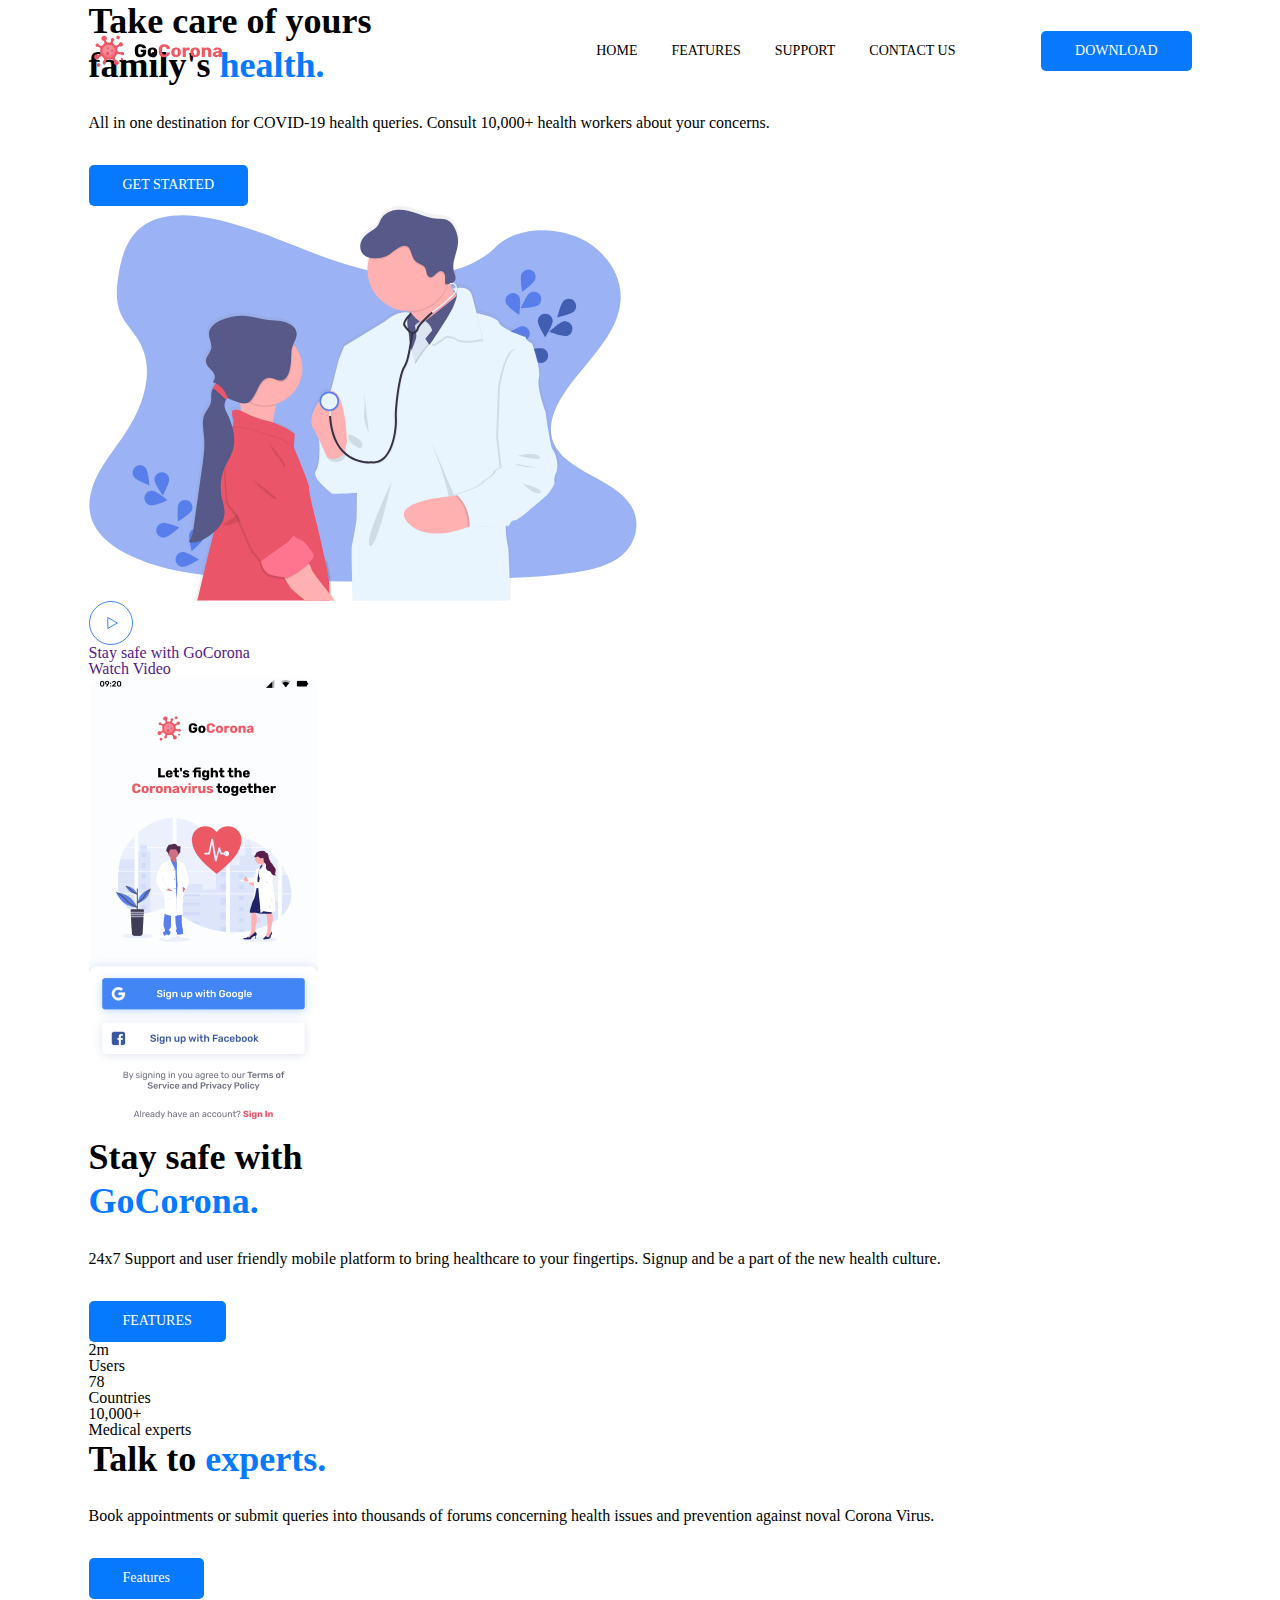
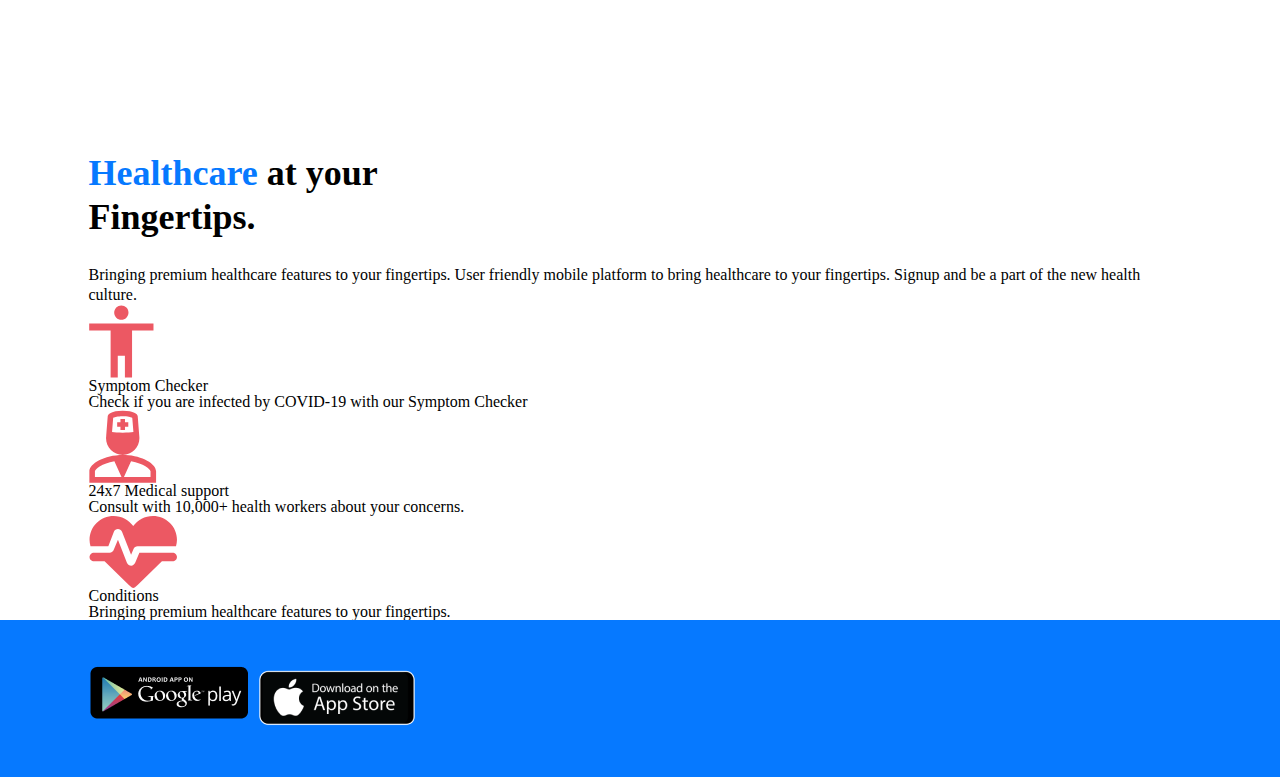
<file: index.html>
<!DOCTYPE html>
<html lang="en">
<head>
	<meta charset="UTF-8">
	<meta http-equiv="X-UA-Compatible" content="IE=edge">
	<meta name="viewport" content="width=device-width, initial-scale=1.0">
	<link rel="preconnect" href="https://fonts.googleapis.com">
	<link rel="preconnect" href="https://fonts.gstatic.com" crossorigin>
	<link href="https://fonts.googleapis.com/css2?family=Raleway:wght@700;800&family=Rubik:wght@400;700&display=swap&_v=20220512221735" rel="stylesheet">
	<title>GoCorona</title>
	<link rel="stylesheet" href="/css/style.min.css?_v=20220512221735">
</head>
<body>
	<div class="wrapper">
		<header class="header" id="open">
			<div id="close" class="header__container">
				<a href="" class="header__logo">
					<img src="img/logo.svg" alt="">
				</a>
				<div class="header__menu menu">
					<nav class="menu__body" id="open">
						<ul class="menu__list">
							<li class="menu__item">
								<a href="" class="menu__link">HOME</a>
							</li>
							<li class="menu__item">
								<a href="" class="menu__link">FEATURES</a>
							</li>
							<li class="menu__item">
								<a href="" class="menu__link">SUPPORT</a>
							</li>
							<li class="menu__item">
								<a href="" class="menu__link">CONTACT US</a>
							</li>
						</ul>
					</nav>
				</div>
				<div class="header__button">
					<a href="" class="button button_blue">DOWNLOAD</a>
					<a href="#open" class="icon-menu"><span></span></a>
					<a href="#close" class="close-icon-menu"></a>
				</div>
			</div>
		</header>
		<main class="main">
			<section class="get-started">
				<div class="get-started__container">
					<div class="get-started__content">
						<div class="get-started__block-text block-text">
							<h1 class="block-text__title block-text__title_blue">Take care of yours family's <span>health.</span></h1>
							<div class="block-text__text">All in one destination for COVID-19 health queries.  Consult 10,000+ health workers about your concerns.</div>
							<a class="block-text__button button" href="">GET STARTED</a>
						</div>
					</div>
					<div class="get-started__image"><img src="img/get-started/get-started.svg" alt=""></div>
					<div class="get-started__video">
						<a href="" class="video-get-started">
							<div class="video-get-started__icon"><img src="img/get-started/play-icon.svg" alt=""></div>
							<div class="video-get-started__body">
								<div class="video-get-started__text">Stay safe with GoCorona</div>
								<div class="video-get-started__title">Watch Video</div>
							</div>
						</a>
					</div>
				</div>
			</section>
			<section class="stay-safe">
				<div class='stay-safe__container'>
					<div class="stay-safe__media">
						<div class="media-stay-safe">
							<div class="media-stay-safe__image">
								<img src="img/stay-safe/app.png" alt="">
							</div>
							<div class="media-stay-safe__decor media-stay-safe__decor_1"></div>
							<div class="media-stay-safe__decor media-stay-safe__decor_2"></div>
							<div class="media-stay-safe__decor media-stay-safe__decor_3"></div>
						</div>
					</div>
					<div class="stay-safe__content">
						<div class="stay-safe__block-text block-text">
							<h2 class="block-text__title">Stay safe with <span>GoCorona.</span></h2>
							<div class="block-text__text">24x7 Support and user friendly mobile platform to bring healthcare to your fingertips. Signup and be a part of the new health culture.</div>
							<a class="block-text__button button" href="">FEATURES</a>
						</div>
					</div>
				</div>
			</section>
			<section class="experts">
				<div class='experts__container'>
					<div class="experts__statistics statistics-experts">
						<div class="statistics-experts__body body-statistics-experts">
							<div class="body-statistics-experts__item">
								<div class="body-statistics-experts__value">2m</div>
								<div class="body-statistics-experts__text">Users</div>
							</div>
							<div class="body-statistics-experts__item">
								<div class="body-statistics-experts__value">78</div>
								<div class="body-statistics-experts__text">Countries</div>
							</div>
							<div class="body-statistics-experts__item">
								<div class="body-statistics-experts__value">10,000+</div>
								<div class="body-statistics-experts__text">Medical experts</div>
							</div>
						</div>
						<div class="statistics-experts__decor statistics-experts__decor_1"></div>
						<div class="statistics-experts__decor statistics-experts__decor_2"></div>
						<div class="statistics-experts__decor statistics-experts__decor_3"></div>
					</div>
					<div class="experts__body">
						<div class="experts__content">
							<div class="experts__block-text block-text">
								<h3 class="block-text__title block-text__title_blue">Talk to <span>experts.</span></h3>
								<div class="block-text__text">Book appointments or submit queries into thousands of forums concerning health issues and prevention against noval Corona Virus.</div>
								<a class="block-text__button button" href="">Features</a>
							</div>
						</div>
						<div class="experts__video">
							<iframe src="https://www.youtube.com/embed/llHwLxzg_Fk" title="YouTube video player" frameborder="0" allow="accelerometer; autoplay; clipboard-write; encrypted-media; gyroscope; picture-in-picture" allowfullscreen></iframe>
						</div>
					</div>
				</div>
			</section>
			<section class="healthcare">
				<div class='healthcare__container'>
					<div class="healthcare__block-text block-text block-text_center">
						<h4 class="block-text__title"><span>Healthcare</span> at your Fingertips.</h4>
						<div class="block-text__text block-text__text_mw">Bringing premium healthcare features to your fingertips. User friendly mobile platform to bring healthcare to your fingertips. Signup and be a part of the new health culture.</div>
					</div>
					<div class="healthcare__items">
						<div class="healthcare__column healthcare__column_1">
							<div class="healthcare__item item-healthcare">
								<div class="item-healthcare__icon">
									<img src="img/healthcare/person.svg" alt="">
								</div>
								<div class="item-healthcare__title">Symptom Checker</div>
								<div class="item-healthcare__text">Check if you are infected by COVID-19 with our Symptom Checker</div>
							</div>
						</div>
						<div class="healthcare__column healthcare__column_2">
							<div class="healthcare__item item-healthcare">
								<div class="item-healthcare__icon">
									<img src="img/healthcare/doctor.svg" alt="">
								</div>
								<div class="item-healthcare__title">24x7 Medical support</div>
								<div class="item-healthcare__text">Consult with 10,000+ health workers about your concerns.</div>
							</div>
						</div>
						<div class="healthcare__column healthcare__column_3">
							<div class="healthcare__item item-healthcare">
								<div class="item-healthcare__icon">
									<img src="img/healthcare/heart.svg" alt="">
								</div>
								<div class="item-healthcare__title">Conditions</div>
								<div class="item-healthcare__text">Bringing premium healthcare features to your fingertips.</div>
							</div>
						</div>
					</div>
				</div>
			</section>
		</main>
		<footer class="footer">
			<div class='footer__container'>
				<div class="footer__items">
					<a href="" class="footer__item"><img src="img/google-play.png" alt=""></a>
					<a href="" class="footer__item"><img src="img/appstore.png" alt=""></a>
				</div>
			</div>
		</footer>
	</div>
</body>
</html>
</file>
<file: css/style.min.css>
*{padding:0;margin:0;border:0}*,:after,:before{-webkit-box-sizing:border-box;box-sizing:border-box}:active,:focus{outline:0}a:active,a:focus{outline:0}aside,footer,header,nav{display:block}body,html{height:100%;width:100%;font-size:100%;line-height:1;font-size:14px;-ms-text-size-adjust:100%;-moz-text-size-adjust:100%;-webkit-text-size-adjust:100%}button,input,textarea{font-family:inherit}input::-ms-clear{display:none}button{cursor:pointer}button::-moz-focus-inner{padding:0;border:0}a,a:visited{text-decoration:none}a:hover{text-decoration:none}ul li{list-style:none}img{vertical-align:top}h1,h2,h3,h4,h5,h6{font-size:inherit;font-weight:inherit}.header{position:absolute;z-index:10;width:100%;top:0;left:0}.header__container{display:-webkit-box;display:-ms-flexbox;display:flex;min-height:102px;-webkit-box-align:center;-ms-flex-align:center;align-items:center}.header__logo{color:#000;font-weight:600;font-size:24px;line-height:120.8333333333%;white-space:nowrap;position:relative;z-index:2}.header__menu{-webkit-box-flex:1;-ms-flex:1 1 auto;flex:1 1 auto;padding:0 36px 0 0}.header__menu.active .menu__body{right:0}.header__button{-webkit-box-flex:0;-ms-flex:0 1 200px;flex:0 1 200px;display:-webkit-box;display:-ms-flexbox;display:flex;-webkit-box-pack:end;-ms-flex-pack:end;justify-content:flex-end}.header__burger{display:none}.menu__list{display:-webkit-box;display:-ms-flexbox;display:flex;-webkit-box-pack:end;-ms-flex-pack:end;justify-content:flex-end}.menu__item:not(:last-child){margin:0 34px 0 0}.menu__link{color:#000;font-size:14px;line-height:121.4285714286%;-webkit-transition:color .5s ease;-o-transition:color .5s ease;transition:color .5s ease}.menu__link:hover{color:#c2c2c2}.button{padding:12px 34px;background-color:#0679ff;border-radius:5px;display:inline-block;color:#fff;font-size:14px;position:relative;z-index:2;line-height:121.4285714286%;-webkit-transition:background-color .8s ease;-o-transition:background-color .8s ease;transition:background-color .8s ease}.button_blue:hover{background-color:#88b0df}.button_white{color:#000;background-color:#e8e8e8}.button_white:hover .join__image{-webkit-transform:translateX(100%);-ms-transform:translateX(100%);transform:translateX(100%)}.footer{background-color:#0679ff;padding:45px 0}.footer__container{display:-webkit-box;display:-ms-flexbox;display:flex;-ms-flex-wrap:wrap;flex-wrap:wrap}.footer__title{-webkit-box-flex:1;-ms-flex:1 1 100%;flex:1 1 100%;font-weight:600;font-size:20px;line-height:120%;padding:0 0 44px 0;margin:0 0 44px 0;border-bottom:1px solid rgba(0,0,0,.5)}.footer__title a{color:#000}.footer__list{-webkit-box-flex:1;-ms-flex:1 1 100%;flex:1 1 100%;display:-webkit-box;display:-ms-flexbox;display:flex;-webkit-box-pack:center;-ms-flex-pack:center;justify-content:center;-webkit-box-align:center;-ms-flex-align:center;align-items:center;margin:0 0 32px 0;gap:25px}.footer__item_fb{margin-right:10px}.footer__privacy{-webkit-box-flex:1;-ms-flex:1 1 auto;flex:1 1 auto;font-size:12px;line-height:125%;text-align:center}body{font-family:Montserrat;font-size:16px;color:#000}body.lock{overflow:hidden}.wrapper{display:-webkit-box;display:-ms-flexbox;display:flex;-webkit-box-orient:vertical;-webkit-box-direction:normal;-ms-flex-direction:column;flex-direction:column;min-height:100%;overflow:hidden}.main{-webkit-box-flex:1;-ms-flex:1 1 auto;flex:1 1 auto}[class*=__container]{max-width:1133px;padding:0 15px;margin:0 auto}.join__container{padding:205px 15px 166px 15px;position:relative}.join__container::before{content:"";width:100vw;height:100%;position:absolute;top:0;right:215px;border-radius:16px 0 0 16px;background-color:#c5c5c5;-webkit-transform:translateX(100%);-ms-transform:translateX(100%);transform:translateX(100%)}.join__content{padding:0 62px 0 13px;display:-webkit-box;display:-ms-flexbox;display:flex;-webkit-box-pack:center;-ms-flex-pack:center;justify-content:center;-webkit-box-align:center;-ms-flex-align:center;align-items:center;gap:10px;row-gap:25px}.join__block-text{-webkit-box-flex:0;-ms-flex:0 1 46%;flex:0 1 46%}.join__image{-webkit-box-flex:0;-ms-flex:0 1 54%;flex:0 1 54%;display:-webkit-box;display:-ms-flexbox;display:flex;-webkit-box-pack:end;-ms-flex-pack:end;justify-content:flex-end;position:relative;z-index:2;-webkit-transition:all 2s ease;-o-transition:all 2s ease;transition:all 2s ease}.join__image img{max-width:100%}.block-text__title{font-weight:600;font-size:36px;line-height:122.2222222222%;max-width:361px}.block-text__title:not(:last-child){margin-bottom:25px}.block-text__title span{color:#0679ff}.block-text__title_mw{max-width:375px}.block-text__title_w{max-width:473px}.block-text__text{font-size:16px;line-height:125%;color:#010101}.block-text__text:not(:last-child){margin-bottom:32px}.block-text__text span{color:#0679ff}.culture{background-color:#fafbfd;padding:80px 0 66px 0;z-index:-2}.culture__container{display:-webkit-box;display:-ms-flexbox;display:flex;-webkit-box-align:center;-ms-flex-align:center;align-items:center}.culture__app{-webkit-box-flex:0;-ms-flex:0 1 50%;flex:0 1 50%;padding:0 0 0 60px}.culture__block-text{-webkit-box-flex:0;-ms-flex:0 1 50%;flex:0 1 50%}.app-culture{padding:22px 0 31px 0;width:327px;position:relative;text-align:center}.app-culture__img{position:relative;width:70%;display:inline-block}.app-culture__img::after{content:"";width:206px;height:27px;position:absolute;z-index:1;left:11px;bottom:-13px;border-radius:16px;background-color:rgba(240,240,240,.5)}.app-culture__img img{position:relative;z-index:5;max-width:100%}.app-culture__decor{position:absolute;z-index:0;background-color:#0679ff;border-radius:20px;-webkit-filter:blur(4px);filter:blur(4px)}.app-culture__decor_1{width:120px;height:120px;left:9px;top:11px;-webkit-transform:rotate(-60deg);-ms-transform:rotate(-60deg);transform:rotate(-60deg)}.app-culture__decor_2{width:80px;height:80px;bottom:0;left:9px;-webkit-transform:rotate(25deg);-ms-transform:rotate(25deg);transform:rotate(25deg)}.app-culture__decor_3{background-color:#767373;width:70px;height:70px;top:6px;right:27px;-webkit-transform:rotate(60deg);-ms-transform:rotate(60deg);transform:rotate(60deg)}.app-culture__decor_4{width:105px;height:105px;right:0;bottom:169px;-webkit-transform:rotate(60deg);-ms-transform:rotate(60deg);transform:rotate(60deg)}.rule{padding:98px 0}.rule__block-text{padding:0 0 0 15px}.development__container{padding:215px 15px 149px 15px}.development__content{padding:0 80px 0 12px;display:-webkit-box;display:-ms-flexbox;display:flex;-webkit-box-align:center;-ms-flex-align:center;align-items:center;gap:10px;row-gap:40px}.development__block-text{-webkit-box-flex:0;-ms-flex:0 1 50%;flex:0 1 50%}.development__anim{-webkit-box-flex:0;-ms-flex:0 1 50%;flex:0 1 50%;display:-webkit-box;display:-ms-flexbox;display:flex;-webkit-box-pack:end;-ms-flex-pack:end;justify-content:flex-end;position:relative;z-index:2}.development__anim img{-webkit-animation:rotate 5s linear 0s infinite;animation:rotate 5s linear 0s infinite}@-webkit-keyframes rotate{from{-webkit-transform-origin:center center;transform-origin:center center;-webkit-transform:rotate(0);transform:rotate(0)}to{-webkit-transform-origin:center center;transform-origin:center center;-webkit-transform:rotate(360deg);transform:rotate(360deg)}}@keyframes rotate{from{-webkit-transform-origin:center center;transform-origin:center center;-webkit-transform:rotate(0);transform:rotate(0)}to{-webkit-transform-origin:center center;transform-origin:center center;-webkit-transform:rotate(360deg);transform:rotate(360deg)}}@media (max-width:1133px){[class*=__container]{max-width:970px}}@media (max-width:991.98px){.header__container{min-height:80px}.header__menu{padding:0 26px 0 0}.header__button{-webkit-box-flex:0;-ms-flex:0 1 175px;flex:0 1 175px}.footer{padding:30px 0}[class*=__container]{max-width:970px}.join__container::before{right:190px}.join__container{padding:125px 15px 100px 15px}.culture__container{-webkit-box-orient:vertical;-webkit-box-direction:reverse;-ms-flex-direction:column-reverse;flex-direction:column-reverse;row-gap:40px}.culture__app{padding:0}.culture{padding:50px 0 40px 0}.development__container{padding:125px 15px 100px 15px}}@media (max-width:767.98px){.header__button{-webkit-box-flex:0;-ms-flex:0 1 auto;flex:0 1 auto;-webkit-box-pack:stretch;-ms-flex-pack:stretch;justify-content:stretch}.header__burger{display:-webkit-box;display:-ms-flexbox;display:flex;margin:0 0 0 15px;-webkit-box-flex:0;-ms-flex:0 0 25px;flex:0 0 25px;height:20px;position:relative;z-index:2;-webkit-box-orient:vertical;-webkit-box-direction:normal;-ms-flex-direction:column;flex-direction:column;cursor:pointer;-webkit-box-pack:justify;-ms-flex-pack:justify;justify-content:space-between}.header__burger::after,.header__burger::before{content:"";width:100%;height:2px;background-color:#000;-webkit-transition:all .3s ease;-o-transition:all .3s ease;transition:all .3s ease}.header__burger span{width:100%;height:2px;background-color:#000;-webkit-transition:all .3s ease;-o-transition:all .3s ease;transition:all .3s ease}.header__burger.active{-webkit-box-pack:center;-ms-flex-pack:center;justify-content:center}.header__burger.active span{-webkit-transform:scale(0);-ms-transform:scale(0);transform:scale(0)}.header__burger.active::after{-webkit-transform:rotate(-45deg);-ms-transform:rotate(-45deg);transform:rotate(-45deg);position:absolute}.header__burger.active::before{-webkit-transform:rotate(45deg);-ms-transform:rotate(45deg);transform:rotate(45deg);position:absolute}.menu__list{-webkit-box-orient:vertical;-webkit-box-direction:normal;-ms-flex-direction:column;flex-direction:column;-webkit-box-pack:center;-ms-flex-pack:center;justify-content:center;-webkit-box-align:center;-ms-flex-align:center;align-items:center}.menu__body{position:fixed;top:0;right:-100%;width:100%;height:100%;overflow:auto;background-color:#dfc297;padding:150px 0 0 0;-webkit-transition:right .7s ease;-o-transition:right .7s ease;transition:right .7s ease}.menu__item:not(:last-child){margin-right:0;margin-bottom:40px}.menu__link{font-size:20px;color:#fff}.button{padding:10px 25px}[class*=__container]{max-width:none}.join__container::before{display:none}.join__container{padding:100px 15px 70px 15px}.join__content{-webkit-box-orient:vertical;-webkit-box-direction:normal;-ms-flex-direction:column;flex-direction:column;-webkit-box-align:start;-ms-flex-align:start;align-items:start}.development__container{padding:100px 15px 70px 15px}.development__content{-webkit-box-orient:vertical;-webkit-box-direction:normal;-ms-flex-direction:column;flex-direction:column;-webkit-box-align:center;-ms-flex-align:center;align-items:center;padding:0}}@media (max-width:479.98px){.header__logo span{display:none}.footer__title{padding:0 0 30px 0;margin:0 0 30px 0}.footer__list{gap:20px}.join__container{padding:85px 15px 40px 15px}.block-text__title:not(:last-child){margin-bottom:15px}.block-text__title_small{font-size:30px}.block-text__text:not(:last-child){margin-bottom:20px}.development__container{padding:85px 15px 40px 15px}}@media (hover:hover){.join__content:hover .join__image{-webkit-transform:translateX(200%);-ms-transform:translateX(200%);transform:translateX(200%)}.development__content:hover .join__image{-webkit-transform:translateX(200%);-ms-transform:translateX(200%);transform:translateX(200%)}}
</file>
